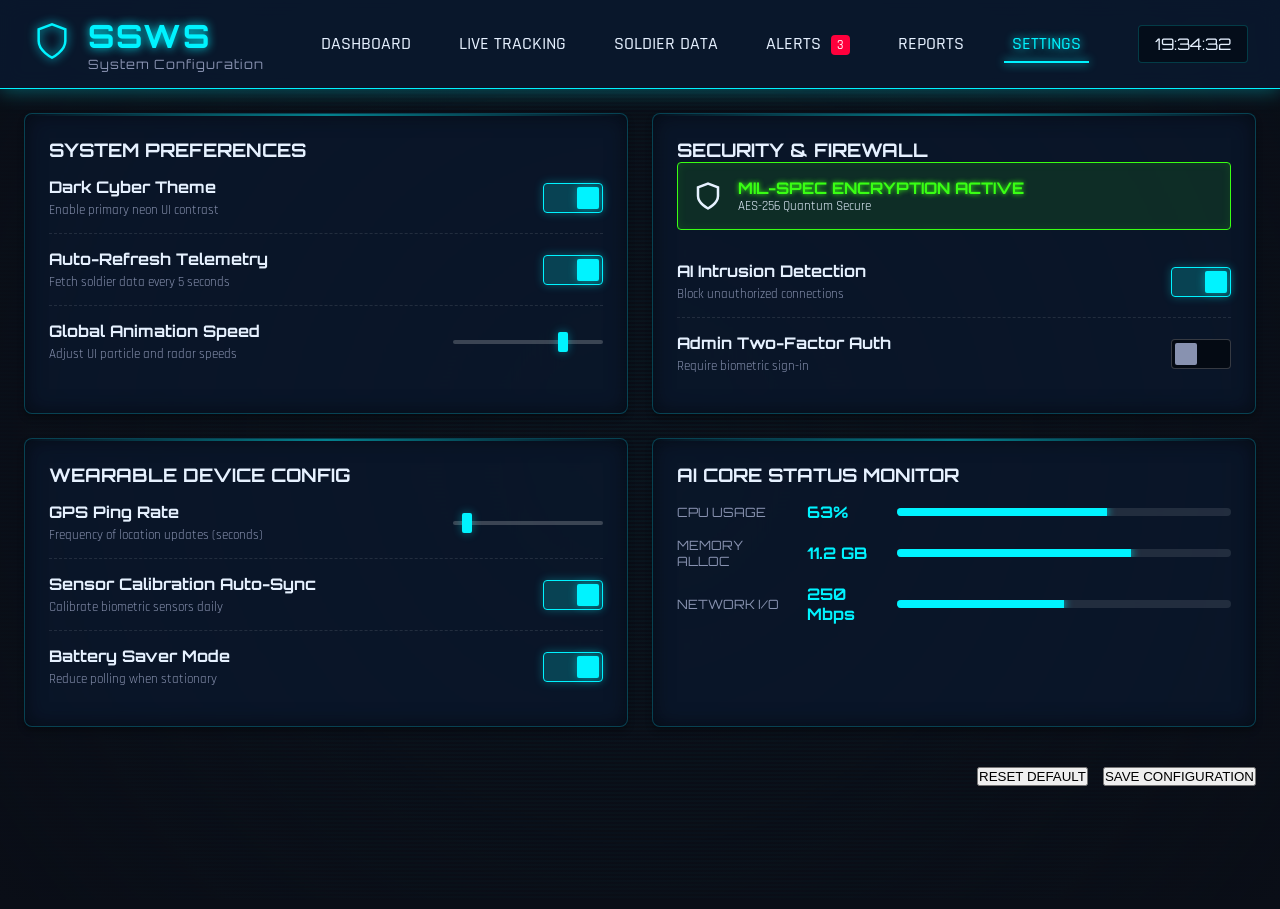
<file: settings.html>
<!DOCTYPE html>
<html lang="en">
<head>
    <meta charset="UTF-8">
    <meta name="viewport" content="width=device-width, initial-scale=1.0">
    <title>SSWS | System Settings</title>
    <link href="https://fonts.googleapis.com/css2?family=Orbitron:wght@400;500;700;900&family=Rajdhani:wght@400;500;600;700&display=swap" rel="stylesheet">
    <link rel="stylesheet" href="styles.css">
    <link rel="stylesheet" href="settings.css">
</head>
<body>
    <div class="particles" id="particles"></div>
    <div class="radar-scan-bg"></div>

    <header class="top-nav">
        <div class="brand">
            <div class="logo-icon">
                <svg viewBox="0 0 24 24" fill="none" stroke="currentColor" stroke-width="1.5">
                    <path d="M12 22s8-4 8-10V5l-8-3-8 3v7c0 6 8 10 8 10z"/>
                </svg>
            </div>
            <div class="brand-text">
                <h1 class="glow-text">SSWS</h1>
                <p class="subtitle">System Configuration</p>
            </div>
        </div>

        <nav class="nav-menu">
            <a href="index.html">Dashboard</a>
            <a href="tracking.html">Live Tracking</a>
            <a href="soldier.html">Soldier Data</a>
            <a href="alerts.html">Alerts <span class="badge" id="alert-badge">3</span></a>
            <a href="reports.html">Reports</a>
            <a href="settings.html" class="active">Settings</a>
        </nav>

        <div class="system-info">
            <div class="time-display" id="live-time">00:00:00</div>
        </div>
    </header>

    <div class="settings-layout">
        <div class="settings-grid">
            
            <!-- System Settings -->
            <div class="panel">
                <h3 class="box-title">SYSTEM PREFERENCES</h3>
                
                <div class="setting-item">
                    <div class="s-info">
                        <h4>Dark Cyber Theme</h4>
                        <p>Enable primary neon UI contrast</p>
                    </div>
                    <label class="cyber-switch">
                        <input type="checkbox" checked>
                        <span class="slider"></span>
                    </label>
                </div>

                <div class="setting-item">
                    <div class="s-info">
                        <h4>Auto-Refresh Telemetry</h4>
                        <p>Fetch soldier data every 5 seconds</p>
                    </div>
                    <label class="cyber-switch">
                        <input type="checkbox" checked>
                        <span class="slider"></span>
                    </label>
                </div>

                <div class="setting-item">
                    <div class="s-info">
                        <h4>Global Animation Speed</h4>
                        <p>Adjust UI particle and radar speeds</p>
                    </div>
                    <input type="range" min="1" max="100" value="75" class="cyber-range">
                </div>
            </div>

            <!-- Security & Firewall -->
            <div class="panel">
                <h3 class="box-title">SECURITY & FIREWALL</h3>
                
                <div class="security-status status-good">
                    <svg viewBox="0 0 24 24" width="30" height="30" fill="none" stroke="currentColor" stroke-width="2"><path d="M12 22s8-4 8-10V5l-8-3-8 3v7c0 6 8 10 8 10z"/></svg>
                    <div>
                        <h4>MIL-SPEC ENCRYPTION ACTIVE</h4>
                        <p>AES-256 Quantum Secure</p>
                    </div>
                </div>

                <div class="setting-item">
                    <div class="s-info">
                        <h4>AI Intrusion Detection</h4>
                        <p>Block unauthorized connections</p>
                    </div>
                    <label class="cyber-switch">
                        <input type="checkbox" checked>
                        <span class="slider"></span>
                    </label>
                </div>

                <div class="setting-item">
                    <div class="s-info">
                        <h4>Admin Two-Factor Auth</h4>
                        <p>Require biometric sign-in</p>
                    </div>
                    <label class="cyber-switch">
                        <input type="checkbox">
                        <span class="slider"></span>
                    </label>
                </div>
            </div>

            <!-- Device & Sensor Config -->
            <div class="panel">
                <h3 class="box-title">WEARABLE DEVICE CONFIG</h3>
                
                <div class="setting-item">
                    <div class="s-info">
                        <h4>GPS Ping Rate</h4>
                        <p>Frequency of location updates (seconds)</p>
                    </div>
                    <input type="range" min="1" max="60" value="5" class="cyber-range">
                </div>

                <div class="setting-item">
                    <div class="s-info">
                        <h4>Sensor Calibration Auto-Sync</h4>
                        <p>Calibrate biometric sensors daily</p>
                    </div>
                    <label class="cyber-switch">
                        <input type="checkbox" checked>
                        <span class="slider"></span>
                    </label>
                </div>

                <div class="setting-item">
                    <div class="s-info">
                        <h4>Battery Saver Mode</h4>
                        <p>Reduce polling when stationary</p>
                    </div>
                    <label class="cyber-switch">
                        <input type="checkbox" checked>
                        <span class="slider"></span>
                    </label>
                </div>
            </div>

            <!-- AI Core Monitor -->
            <div class="panel">
                <h3 class="box-title">AI CORE STATUS MONITOR</h3>
                
                <div class="monitor-grid">
                    <div class="m-stat">
                        <div class="m-label">CPU USAGE</div>
                        <div class="m-val" id="cpu-val">42%</div>
                        <div class="progress-bar-bg"><div class="progress-bar-fill" id="cpu-bar" style="width: 42%;"></div></div>
                    </div>
                    <div class="m-stat">
                        <div class="m-label">MEMORY ALLOC</div>
                        <div class="m-val" id="mem-val">8.4 GB</div>
                        <div class="progress-bar-bg"><div class="progress-bar-fill" id="mem-bar" style="width: 65%;"></div></div>
                    </div>
                    <div class="m-stat">
                        <div class="m-label">NETWORK I/O</div>
                        <div class="m-val" id="net-val">124 Mbps</div>
                        <div class="progress-bar-bg"><div class="progress-bar-fill" id="net-bar" style="width: 30%;"></div></div>
                    </div>
                </div>
            </div>

        </div>

        <div class="settings-actions">
            <button class="btn btn-warning">RESET DEFAULT</button>
            <button class="btn btn-primary">SAVE CONFIGURATION</button>
        </div>
    </div>

    <script src="settings.js"></script>
</body>
</html>
</file>
<file: styles.css>
:root {
    --bg-main: #0a0e17;
    --panel-bg: rgba(10, 25, 47, 0.7);
    --neon-cyan: #00f3ff;
    --neon-cyan-glow: rgba(0, 243, 255, 0.4);
    --mil-green: #39ff14;
    --mil-green-glow: rgba(57, 255, 20, 0.4);
    --warning-yellow: #ffea00;
    --critical-red: #ff003c;
    --text-main: #e6f1ff;
    --text-muted: #8892b0;
    --border-color: rgba(0, 243, 255, 0.2);
}

* {
    margin: 0;
    padding: 0;
    box-sizing: border-box;
}

body {
    background-color: var(--bg-main);
    color: var(--text-main);
    font-family: 'Rajdhani', sans-serif;
    overflow-x: hidden;
    min-height: 100vh;
}

h1, h2, h3, .glow-text, .panel-title, .brand-text {
    font-family: 'Orbitron', sans-serif;
}

/* Background Effects */
.radar-scan-bg {
    position: fixed;
    top: 0;
    left: 0;
    width: 100vw;
    height: 100vh;
    background: 
        radial-gradient(circle at center, transparent 0%, var(--bg-main) 100%),
        repeating-linear-gradient(0deg, transparent, transparent 2px, rgba(0,243,255,0.03) 2px, rgba(0,243,255,0.03) 4px);
    z-index: -2;
    pointer-events: none;
}

.particles {
    position: fixed;
    top: 0;
    left: 0;
    width: 100vw;
    height: 100vh;
    z-index: -1;
    pointer-events: none;
    opacity: 0.3;
}

/* Alert Overlay (Toast Notification) */
#alert-overlay {
    position: fixed;
    top: 90px; /* Below top nav */
    right: 20px;
    z-index: 9999;
    display: flex;
    justify-content: flex-end;
    align-items: flex-start;
}

#alert-overlay.hidden {
    display: none;
}

.alert-box {
    background: rgba(20, 0, 5, 0.95);
    border: 2px solid var(--critical-red);
    border-left: 5px solid var(--critical-red);
    padding: 1.5rem;
    text-align: left;
    box-shadow: 0 0 20px rgba(255, 0, 60, 0.5);
    max-width: 400px;
    display: flex;
    flex-direction: column;
    gap: 0.5rem;
    animation: slideIn 0.3s ease-out;
}

.alert-title {
    color: var(--critical-red);
    font-size: 1.2rem;
    text-shadow: 0 0 5px var(--critical-red);
    margin-bottom: 0;
}

#alert-message {
    font-size: 1rem;
    color: white;
    font-weight: 500;
}

@keyframes slideIn {
    from { transform: translateX(100%); opacity: 0; }
    to { transform: translateX(0); opacity: 1; }
}

@keyframes shakeBox {
    0% { transform: translate(1px, 1px) rotate(0deg); }
    10% { transform: translate(-1px, -2px) rotate(-1deg); }
    20% { transform: translate(-3px, 0px) rotate(1deg); }
    30% { transform: translate(3px, 2px) rotate(0deg); }
    40% { transform: translate(1px, -1px) rotate(1deg); }
    50% { transform: translate(-1px, 2px) rotate(-1deg); }
    60% { transform: translate(-3px, 1px) rotate(0deg); }
    70% { transform: translate(3px, 1px) rotate(-1deg); }
    80% { transform: translate(-1px, -1px) rotate(1deg); }
    90% { transform: translate(1px, 2px) rotate(0deg); }
    100% { transform: translate(1px, -2px) rotate(-1deg); }
}

/* Header */
.top-nav {
    display: flex;
    justify-content: space-between;
    align-items: center;
    padding: 1rem 2rem;
    background: rgba(10, 25, 47, 0.85);
    backdrop-filter: blur(10px);
    border-bottom: 1px solid var(--neon-cyan);
    box-shadow: 0 0 20px var(--neon-cyan-glow);
}

.brand {
    display: flex;
    align-items: center;
    gap: 1rem;
}

.logo-icon svg {
    width: 40px;
    height: 40px;
    color: var(--neon-cyan);
    filter: drop-shadow(0 0 5px var(--neon-cyan));
    animation: pulseIcon 2s infinite;
}

@keyframes pulseIcon {
    0%, 100% { filter: drop-shadow(0 0 5px var(--neon-cyan)); }
    50% { filter: drop-shadow(0 0 20px var(--neon-cyan)); }
}

.brand-text h1 {
    color: var(--neon-cyan);
    font-size: 2rem;
    letter-spacing: 2px;
    margin: 0;
    text-shadow: 0 0 10px var(--neon-cyan);
}

.subtitle {
    font-size: 0.8rem;
    color: var(--text-muted);
    letter-spacing: 1px;
}

.nav-menu {
    display: flex;
    gap: 2rem;
}

.nav-menu a {
    color: var(--text-main);
    text-decoration: none;
    font-size: 1.1rem;
    font-weight: 500;
    text-transform: uppercase;
    position: relative;
    padding: 0.5rem;
    transition: 0.3s;
}

.nav-menu a:hover, .nav-menu a.active {
    color: var(--neon-cyan);
    text-shadow: 0 0 8px var(--neon-cyan);
}

.nav-menu a::after {
    content: '';
    position: absolute;
    bottom: 0;
    left: 0;
    width: 0%;
    height: 2px;
    background: var(--neon-cyan);
    transition: 0.3s;
}

.nav-menu a:hover::after, .nav-menu a.active::after {
    width: 100%;
    box-shadow: 0 0 10px var(--neon-cyan);
}

.badge {
    background: var(--critical-red);
    color: white;
    padding: 2px 6px;
    border-radius: 4px;
    font-size: 0.8rem;
    margin-left: 5px;
}

.system-info {
    display: flex;
    align-items: center;
    gap: 1.5rem;
    font-family: 'Orbitron', sans-serif;
    background: rgba(0,0,0,0.4);
    padding: 0.5rem 1rem;
    border: 1px solid var(--border-color);
    border-radius: 4px;
}

.status-indicator {
    display: flex;
    align-items: center;
    gap: 0.5rem;
    color: var(--mil-green);
}

.pulse {
    width: 10px;
    height: 10px;
    background: var(--mil-green);
    border-radius: 50%;
    box-shadow: 0 0 10px var(--mil-green);
    animation: blink 1s infinite alternate;
}

@keyframes blink {
    from { opacity: 1; }
    to { opacity: 0.3; }
}

/* Main Dashboard Grid */
.dashboard-container {
    display: grid;
    grid-template-columns: 1fr 1.5fr 1fr;
    gap: 1.5rem;
    padding: 1.5rem;
}

.panel {
    background: var(--panel-bg);
    border: 1px solid var(--border-color);
    border-radius: 8px;
    padding: 1.5rem;
    backdrop-filter: blur(10px);
    box-shadow: inset 0 0 20px rgba(0, 0, 0, 0.5), 0 4px 6px rgba(0,0,0,0.3);
    position: relative;
    overflow: hidden;
}

.panel::before {
    content: '';
    position: absolute;
    top: 0; left: 0; width: 100%; height: 2px;
    background: linear-gradient(90deg, transparent, var(--neon-cyan), transparent);
    opacity: 0.5;
}

.panel-title {
    color: var(--text-muted);
    font-size: 1.2rem;
    margin-bottom: 1.5rem;
    display: flex;
    align-items: center;
    gap: 10px;
    border-bottom: 1px solid rgba(255,255,255,0.1);
    padding-bottom: 0.5rem;
}

.panel-title::before {
    content: '';
    display: inline-block;
    width: 12px;
    height: 12px;
    background: var(--neon-cyan);
    clip-path: polygon(0 0, 100% 50%, 0 100%);
}

.mt-4 {
    margin-top: 1.5rem;
}

/* Cards Grid */
.cards-grid {
    display: grid;
    grid-template-columns: 1fr 1fr;
    gap: 1rem;
}

.data-card {
    background: rgba(0, 0, 0, 0.4);
    border: 1px solid rgba(255,255,255,0.05);
    border-radius: 6px;
    padding: 1rem;
    transition: 0.3s;
    position: relative;
    overflow: hidden;
}

.data-card:hover {
    transform: translateY(-2px);
    border-color: var(--neon-cyan);
    box-shadow: 0 0 15px var(--neon-cyan-glow);
}

.card-header {
    display: flex;
    align-items: center;
    gap: 8px;
    color: var(--text-muted);
    font-size: 0.9rem;
    text-transform: uppercase;
    margin-bottom: 0.5rem;
}

.card-header svg {
    width: 16px; height: 16px;
    color: var(--neon-cyan);
}

.card-value {
    font-size: 2.2rem;
    font-weight: 700;
    font-family: 'Orbitron', sans-serif;
    display: flex;
    align-items: baseline;
    gap: 5px;
}

.card-value .unit {
    font-size: 1rem;
    color: var(--text-muted);
    font-family: 'Rajdhani', sans-serif;
}

.card-status {
    position: absolute;
    top: 10px;
    right: 10px;
    font-size: 0.7rem;
    padding: 2px 6px;
    border-radius: 3px;
    font-weight: bold;
}

/* Status Colors */
.safe { color: var(--mil-green); text-shadow: 0 0 5px var(--mil-green); }
.warning { color: var(--warning-yellow); text-shadow: 0 0 5px var(--warning-yellow); border-color: var(--warning-yellow) !important;}
.critical { color: var(--critical-red); text-shadow: 0 0 5px var(--critical-red); border-color: var(--critical-red) !important; animation: pulseRed 1s infinite;}

@keyframes pulseRed {
    0% { box-shadow: inset 0 0 0 var(--critical-red); }
    50% { box-shadow: inset 0 0 20px rgba(255,0,60,0.5); }
    100% { box-shadow: inset 0 0 0 var(--critical-red); }
}

.overall-status {
    margin-top: 1.5rem;
    text-align: center;
    padding: 1rem;
    background: rgba(0,0,0,0.5);
    border: 1px solid var(--border-color);
    border-radius: 6px;
    font-family: 'Orbitron', sans-serif;
}

.overall-status.safe { border-color: var(--mil-green); box-shadow: inset 0 0 10px rgba(57,255,20,0.2); }
.overall-status.warning { border-color: var(--warning-yellow); box-shadow: inset 0 0 10px rgba(255,234,0,0.2); color: var(--warning-yellow); }
.overall-status.critical { border-color: var(--critical-red); box-shadow: inset 0 0 20px rgba(255,0,60,0.4); color: var(--critical-red); animation: shakeBox 0.5s infinite;}


/* Charts */
.chart-container {
    background: rgba(0,0,0,0.3);
    border: 1px solid rgba(255,255,255,0.05);
    border-radius: 6px;
    padding: 1rem;
    height: 300px;
}

/* Map */
.map-container {
    height: 250px;
    border-radius: 6px;
    border: 1px solid var(--neon-cyan);
    box-shadow: 0 0 10px var(--neon-cyan-glow);
    z-index: 1;
}

.location-info {
    display: flex;
    justify-content: space-between;
    margin-top: 0.5rem;
    font-size: 0.9rem;
    color: var(--neon-cyan);
    font-family: 'Orbitron', sans-serif;
}

/* Weather */
.weather-panel {
    display: flex;
    align-items: center;
    gap: 1.5rem;
    background: rgba(0,0,0,0.4);
    padding: 1rem;
    border-radius: 6px;
    border: 1px solid rgba(255,255,255,0.05);
}

.weather-icon {
    font-size: 3rem;
    filter: drop-shadow(0 0 10px rgba(255,255,255,0.5));
}

.weather-details {
    flex: 1;
}

.w-temp {
    font-size: 2rem;
    font-family: 'Orbitron', sans-serif;
    color: var(--text-main);
}

.w-cond {
    color: var(--neon-cyan);
    text-transform: uppercase;
}

.weather-extra {
    text-align: right;
    font-family: 'Orbitron', sans-serif;
    color: var(--text-muted);
    font-size: 0.9rem;
}

/* Responsive */
@media (max-width: 1200px) {
    .dashboard-container {
        grid-template-columns: 1fr 1fr;
    }
    .right-panel {
        grid-column: span 2;
    }
}

@media (max-width: 768px) {
    .top-nav {
        flex-direction: column;
        gap: 1rem;
    }
    .nav-menu {
        flex-wrap: wrap;
        justify-content: center;
    }
    .dashboard-container {
        grid-template-columns: 1fr;
    }
    .right-panel {
        grid-column: span 1;
    }
    .cards-grid {
        grid-template-columns: 1fr;
    }
}

/* Custom Leaflet Dark Theme Adjustments */
.leaflet-container {
    background: #0a0e17 !important;
}
.leaflet-control-zoom-in,
.leaflet-control-zoom-out,
.leaflet-control-attribution {
    filter: invert(100%) hue-rotate(180deg) brightness(95%) contrast(90%);
}
</file>
<file: settings.css>
/* Settings Page CSS */

.settings-layout {
    display: flex;
    flex-direction: column;
    gap: 1.5rem;
    padding: 1.5rem;
    height: calc(100vh - 80px);
    overflow-y: auto;
}

.settings-grid {
    display: grid;
    grid-template-columns: 1fr 1fr;
    gap: 1.5rem;
}

.setting-item {
    display: flex;
    justify-content: space-between;
    align-items: center;
    padding: 15px 0;
    border-bottom: 1px dashed rgba(255,255,255,0.1);
}

.setting-item:last-child {
    border-bottom: none;
}

.s-info h4 {
    margin: 0;
    font-family: 'Orbitron', sans-serif;
    color: var(--text-main);
    font-size: 1rem;
}

.s-info p {
    margin: 5px 0 0;
    color: var(--text-muted);
    font-size: 0.8rem;
}

/* Custom Cyber Switch */
.cyber-switch {
    position: relative;
    display: inline-block;
    width: 60px;
    height: 30px;
}

.cyber-switch input {
    opacity: 0;
    width: 0;
    height: 0;
}

.slider {
    position: absolute;
    cursor: pointer;
    top: 0; left: 0; right: 0; bottom: 0;
    background-color: rgba(0,0,0,0.5);
    border: 1px solid rgba(255,255,255,0.2);
    transition: .4s;
    border-radius: 4px;
}

.slider:before {
    position: absolute;
    content: "";
    height: 22px;
    width: 22px;
    left: 3px;
    bottom: 3px;
    background-color: var(--text-muted);
    transition: .4s;
    border-radius: 2px;
}

input:checked + .slider {
    background-color: rgba(0, 243, 255, 0.2);
    border-color: var(--neon-cyan);
    box-shadow: 0 0 10px rgba(0,243,255,0.3);
}

input:checked + .slider:before {
    transform: translateX(30px);
    background-color: var(--neon-cyan);
    box-shadow: 0 0 10px var(--neon-cyan-glow);
}

/* Custom Cyber Range Slider */
.cyber-range {
    -webkit-appearance: none;
    width: 150px;
    background: transparent;
}

.cyber-range::-webkit-slider-thumb {
    -webkit-appearance: none;
    height: 20px;
    width: 10px;
    border-radius: 2px;
    background: var(--neon-cyan);
    cursor: pointer;
    margin-top: -8px;
    box-shadow: 0 0 10px var(--neon-cyan-glow);
}

.cyber-range::-webkit-slider-runnable-track {
    width: 100%;
    height: 4px;
    cursor: pointer;
    background: rgba(255,255,255,0.2);
    border-radius: 2px;
}

.cyber-range:focus {
    outline: none;
}

/* Security Status */
.security-status {
    display: flex;
    align-items: center;
    gap: 15px;
    padding: 15px;
    background: rgba(57, 255, 20, 0.1);
    border: 1px solid var(--mil-green);
    border-radius: 4px;
    margin-bottom: 1rem;
    box-shadow: inset 0 0 10px rgba(57, 255, 20, 0.1);
}

.security-status h4 {
    margin: 0;
    color: var(--mil-green);
    font-family: 'Orbitron', sans-serif;
    text-shadow: 0 0 5px var(--mil-green);
}

.security-status p {
    margin: 0;
    font-size: 0.8rem;
    color: var(--text-main);
}

/* Status Monitor */
.monitor-grid {
    display: flex;
    flex-direction: column;
    gap: 15px;
    margin-top: 15px;
}

.m-stat {
    display: grid;
    grid-template-columns: 120px 80px 1fr;
    align-items: center;
    gap: 10px;
}

.m-label {
    font-family: 'Orbitron', sans-serif;
    font-size: 0.8rem;
    color: var(--text-muted);
}

.m-val {
    font-family: 'Orbitron', sans-serif;
    color: var(--neon-cyan);
    font-weight: bold;
}

.progress-bar-bg {
    width: 100%;
    height: 8px;
    background: rgba(255,255,255,0.1);
    border-radius: 4px;
    overflow: hidden;
}

.progress-bar-fill {
    height: 100%;
    background: var(--neon-cyan);
    box-shadow: 0 0 10px var(--neon-cyan);
    transition: width 0.5s ease;
}

/* Action Buttons */
.settings-actions {
    display: flex;
    justify-content: flex-end;
    gap: 15px;
    margin-top: 1rem;
}
</file>
